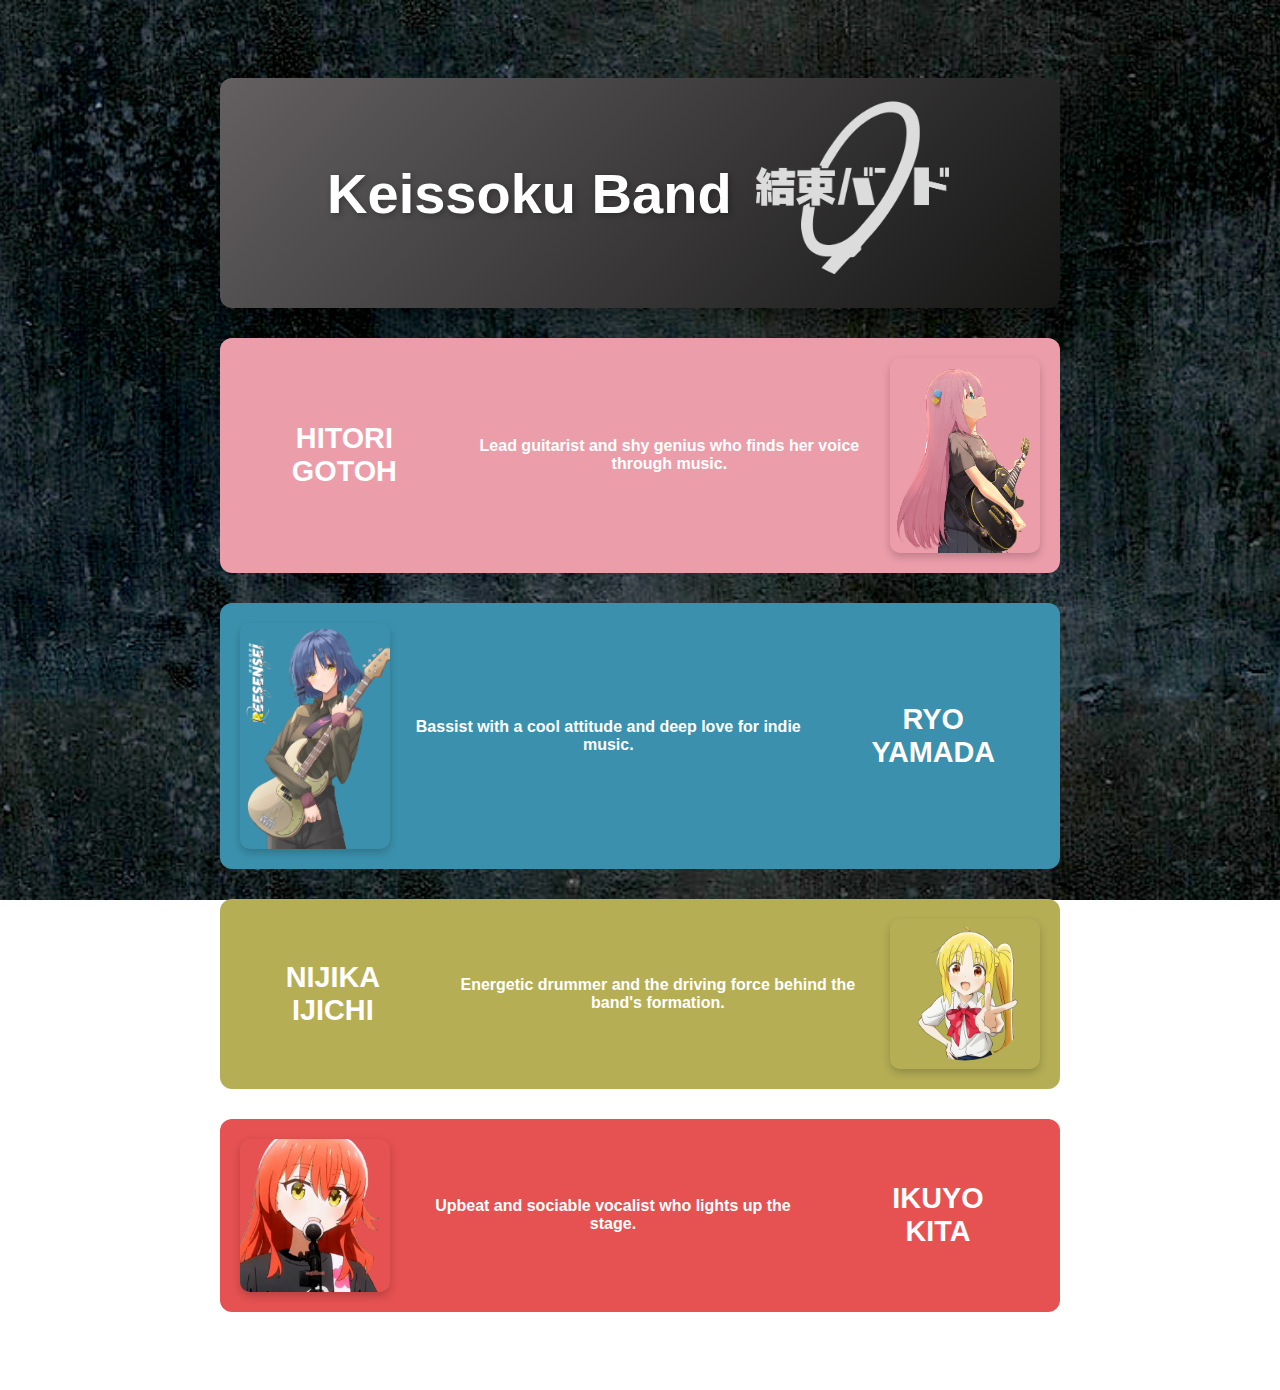
<file: index.html>
<!DOCTYPE html>
<html lang="en">
<head>
  <meta charset="UTF-8" />
  <meta name="viewport" content="width=device-width, initial-scale=1.0"/>
  <title>Keissoku Band</title>
  <link rel="stylesheet" href="style.css" />
</head>
<body>
    <header>
  <div class="header-content">
    <h1>Keissoku Band</h1>
    <img src="logo.webp" alt="Keissoku Band Logo" class="logo" />

  </div>
</header>
  <div class="member row pink-bg">
    <h2>HITORI GOTOH</h2>
    <p class="description">Lead guitarist and shy genius who finds her voice through music.</p>
    <img src="bocchi.png" alt="Hitori Gotoh">
  </div>

<div class="member row reverse blue-bg">
  <img src="ryo.png" alt="Ryo">
  <p class="description">Bassist with a cool attitude and deep love for indie music.</p>
  <h3>RYO YAMADA</h3>
</div>

<div class="member row yellow-bg">
  <h4>NIJIKA IJICHI</h4>
  <p class="description">Energetic drummer and the driving force behind the band's formation.</p>
  <img src="nijika.png" alt="Nijika">
</div>

<div class="member row reverse red-bg">
  <img src="ikuyo.png" alt="Kita">
  <p class="description">Upbeat and sociable vocalist who lights up the stage.</p>
  <h5>IKUYO KITA</h5>
</div>
</body>
</html>
</file>
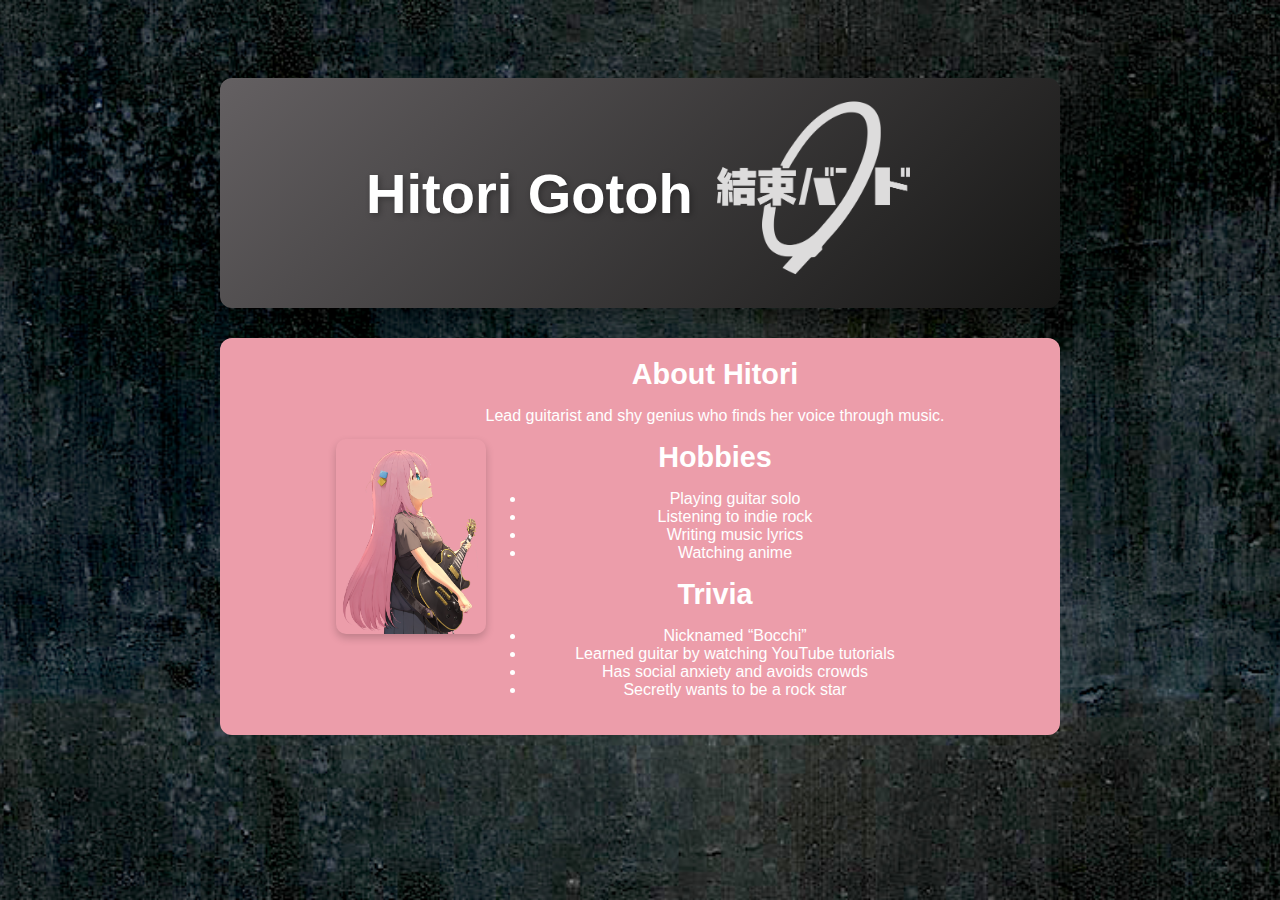
<file: hitori.html>
<!DOCTYPE html>
<html lang="en">
<head>
  <meta charset="UTF-8" />
  <title>Hitori Gotoh</title>
  <link rel="stylesheet" href="style.css" />
</head>
<body>
  <header class="header-content">
    <h1>Hitori Gotoh</h1>
    <img src="logo.webp" class="logo" alt="Keissoku Band Logo" />
  </header>

  <div class="member pink-bg">
    <img src="bocchi.png" alt="Hitori Gotoh" />
    <div>
      <h2>About Hitori</h2>
      <p>Lead guitarist and shy genius who finds her voice through music.</p>

      <h3>Hobbies</h3>
      <ul>
        <li>Playing guitar solo</li>
        <li>Listening to indie rock</li>
        <li>Writing music lyrics</li>
        <li>Watching anime</li>
      </ul>

      <h3>Trivia</h3>
      <ul>
        <li>Nicknamed “Bocchi”</li>
        <li>Learned guitar by watching YouTube tutorials</li>
        <li>Has social anxiety and avoids crowds</li>
        <li>Secretly wants to be a rock star</li>
      </ul>
    </div>
  </div>
</body>
</html>
</file>
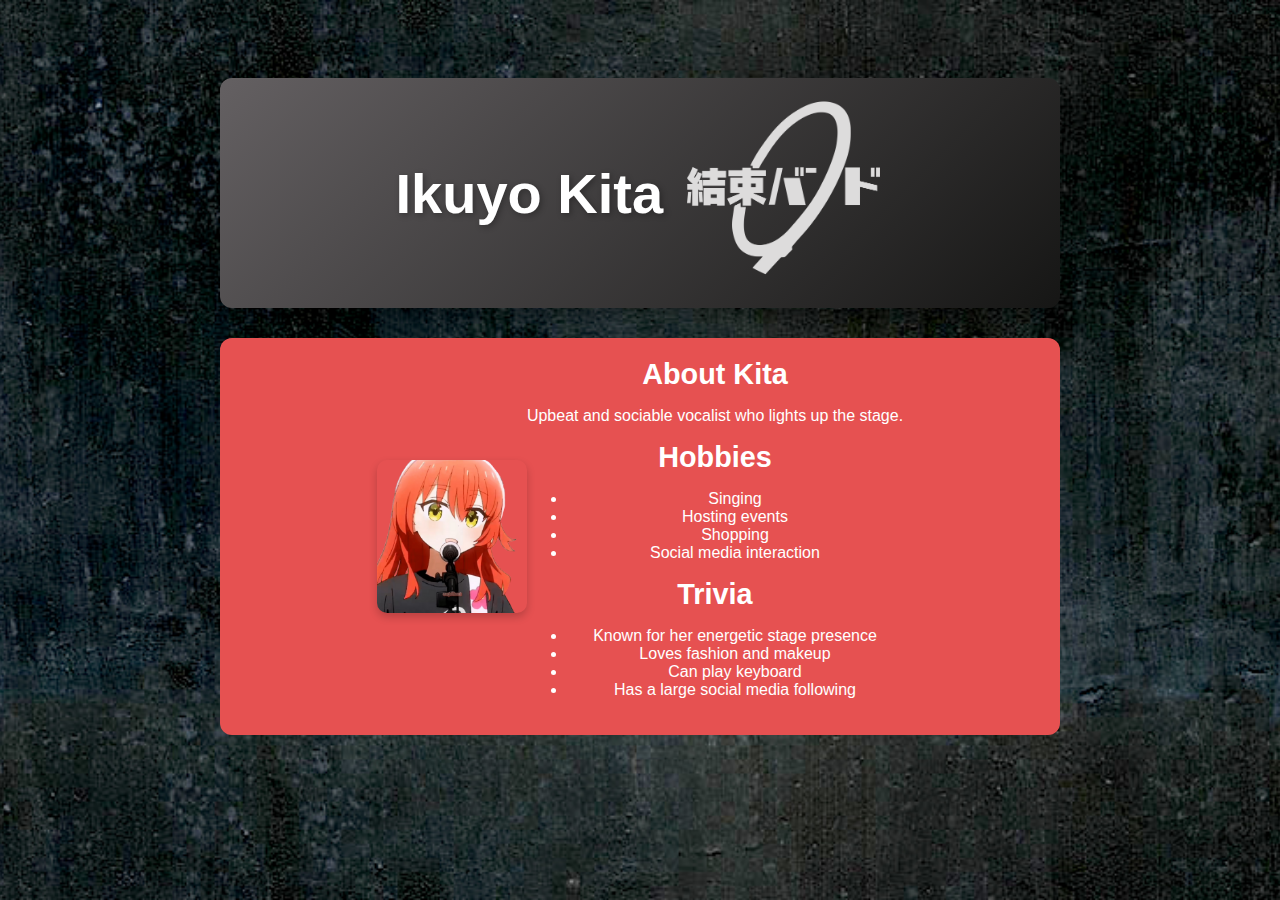
<file: kita.html>
<!DOCTYPE html>
<html lang="en">
<head>
  <meta charset="UTF-8" />
  <title>Ikuyo Kita</title>
  <link rel="stylesheet" href="style.css" />
</head>
<body>
  <header class="header-content">
    <h1>Ikuyo Kita</h1>
    <img src="logo.webp" class="logo" alt="Keissoku Band Logo" />
  </header>

  <div class="member red-bg">
    <img src="ikuyo.png" alt="Ikuyo Kita" />
    <div>
      <h2>About Kita</h2>
      <p>Upbeat and sociable vocalist who lights up the stage.</p>

      <h3>Hobbies</h3>
      <ul>
        <li>Singing</li>
        <li>Hosting events</li>
        <li>Shopping</li>
        <li>Social media interaction</li>
      </ul>

      <h3>Trivia</h3>
      <ul>
        <li>Known for her energetic stage presence</li>
        <li>Loves fashion and makeup</li>
        <li>Can play keyboard</li>
        <li>Has a large social media following</li>
      </ul>
    </div>
  </div>
</body>
</html>
</file>
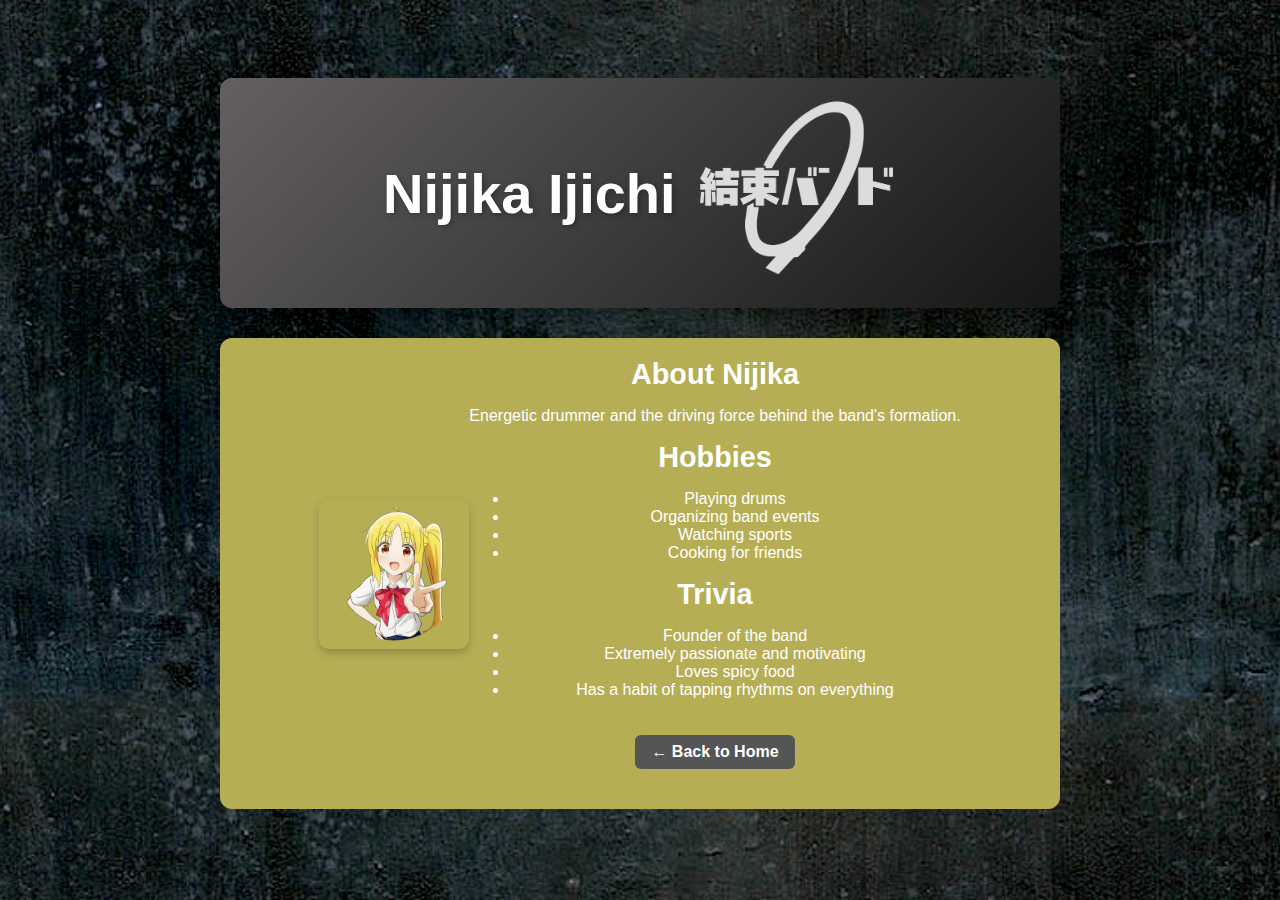
<file: nijika.html>
<!DOCTYPE html>
<html lang="en">
<head>
  <meta charset="UTF-8" />
  <title>Nijika Ijichi</title>
  <link rel="stylesheet" href="style.css" />
</head>
<body>
  <header class="header-content">
    <h1>Nijika Ijichi</h1>
    <img src="logo.webp" class="logo" alt="Keissoku Band Logo" />
  </header>

  <div class="member yellow-bg">
    <img src="nijika.png" alt="Nijika Ijichi" />
    <div>
      <h2>About Nijika</h2>
      <p>Energetic drummer and the driving force behind the band's formation.</p>

      <h3>Hobbies</h3>
      <ul>
        <li>Playing drums</li>
        <li>Organizing band events</li>
        <li>Watching sports</li>
        <li>Cooking for friends</li>
      </ul>

      <h3>Trivia</h3>
      <ul>
        <li>Founder of the band</li>
        <li>Extremely passionate and motivating</li>
        <li>Loves spicy food</li>
        <li>Has a habit of tapping rhythms on everything</li>
      </ul>
      <a href="index.html" class="back-button">← Back to Home</a>

    </div>
  </div>
</body>
</html>
</file>
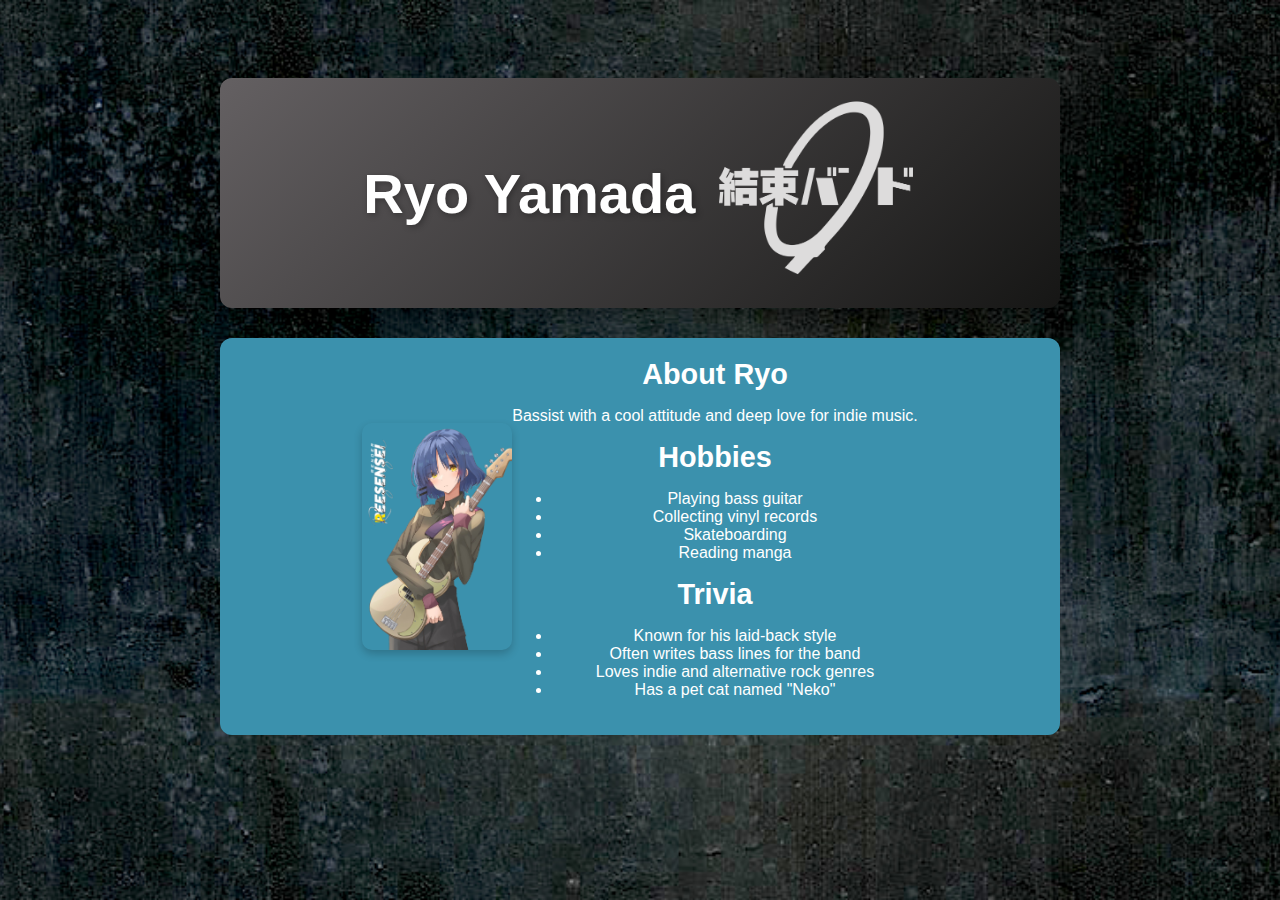
<file: ryo.html>
<!DOCTYPE html>
<html lang="en">
<head>
  <meta charset="UTF-8" />
  <title>Ryo Yamada</title>
  <link rel="stylesheet" href="style.css" />
</head>
<body>
  <header class="header-content">
    <h1>Ryo Yamada</h1>
    <img src="logo.webp" class="logo" alt="Keissoku Band Logo" />
  </header>

  <div class="member blue-bg">
    <img src="ryo.png" alt="Ryo Yamada" />
    <div>
      <h2>About Ryo</h2>
      <p>Bassist with a cool attitude and deep love for indie music.</p>

      <h3>Hobbies</h3>
      <ul>
        <li>Playing bass guitar</li>
        <li>Collecting vinyl records</li>
        <li>Skateboarding</li>
        <li>Reading manga</li>
      </ul>

      <h3>Trivia</h3>
      <ul>
        <li>Known for his laid-back style</li>
        <li>Often writes bass lines for the band</li>
        <li>Loves indie and alternative rock genres</li>
        <li>Has a pet cat named "Neko"</li>
      </ul>
    </div>
  </div>
</body>
</html>
</file>
<file: style.css>
.header-content {
  display: flex;
  align-items: center;
  justify-content: center; 
  gap: 20px; 
  background: linear-gradient(135deg, #646062, #161615); 
  box-shadow: 0 8px 16px rgba(0, 0, 0, 0.25);
  margin-bottom: 40px;
max-width: 800px;   
  margin: 30px auto;  
  padding: 20px;
  border-radius: 12px;
}


.logo {
  height: 180px;
  width: auto;
  margin-bottom: 10px;
}

.header-content h1 {
  font-size: 3.5em;
  margin: 0;
  font-weight: bold;
  text-shadow: 2px 2px 6px rgba(0, 0, 0, 0.3);
  color: white;
}


header h1 {
  font-size: 3.5em;
  margin: 0;
  font-weight: bold;
  text-shadow: 2px 2px 6px rgba(0, 0, 0, 0.3);
}
body {
  font-family: Arial, sans-serif;
  text-align: center;
  padding: 40px;
  background-image: url("bg.jpg");
  background-size: cover;
  background-position: center;
  background-attachment: fixed;
  background-repeat: no-repeat;
  color: white;
}


h1 {
  font-size: 3em;
  margin-bottom: 50px;
  color: #f3f3f3;
}

.member {
  display: flex;
  align-items: center;
  justify-content: center;
  margin: 60px auto;        
  max-width: px;         
  padding: 20px;
  border-radius: 12px;
}


.right-image {
  flex-direction: row; 
}

.left-image {
  flex-direction: row-reverse; 
}

.member h2,
.member h3,
.member h4,
.member h5 {
  margin: 0 20px;
}

.member img {
  width: 150px;
  height: auto;
  border-radius: 10px;
  box-shadow: 0 4px 8px rgba(0,0,0,0.2);
}

.pink-bg {
  background-color: #ec9daa;
  padding: 20px;
  border-radius: 12px;
  margin: 20px 0;
}
.blue-bg {
  background-color: #3b91ad; 
  padding: 20px;
  border-radius: 12px;
  margin: 20px 0;
}

.yellow-bg {
  background-color: #b6ae55; 
  padding: 20px;
  border-radius: 12px;
  margin: 20px 0;
}

.red-bg {
  background-color: #e65151; 
  padding: 20px;
  border-radius: 12px;
  margin: 20px 0;
}

.member h2,
.member h3,
.member h4,
.member h5 {
  margin: 0 20px;
  font-size: 1.8em;
  font-weight: bold;
  color: white;
}
.member .description {
  color: white;
  font-size: 1em;
  margin: 0 20px;
  font-weight: bold;
}
.member-button {
  display: inline-block;
  margin: 30px 0 20px 30px;
  margin-top: 20px;
  padding: 10px 20px;
  background-color: #8a3e91;
  color: white;
  text-decoration: none;
  border-radius: 8px;
  font-weight: bold;
  transition: background-color 0.3s ease;
}

.member-button:hover {
  background-color: #b41e8f;
}
.back-button {
  display: inline-block;
  margin: 20px 0;
  padding: 8px 16px;
  background-color: #555;
  color: white;
  text-decoration: none;
  border-radius: 6px;
  font-weight: bold;
  transition: background-color 0.3s ease;
}

.back-button:hover {
  background-color: #333;
}

#bg-video {
  position: fixed;
  right: 0;
  bottom: 0;
  min-width: 100%;
  min-height: 100%;
  z-index: -1;
  object-fit: cover;
  opacity: 10; 
}
.member.pink-bg, 
.member.blue-bg, 
.member.yellow-bg, 
.member.red-bg {
  max-width: 800px;   
  margin: 30px auto;  
  padding: 20px;
  border-radius: 12px;
}
</file>
